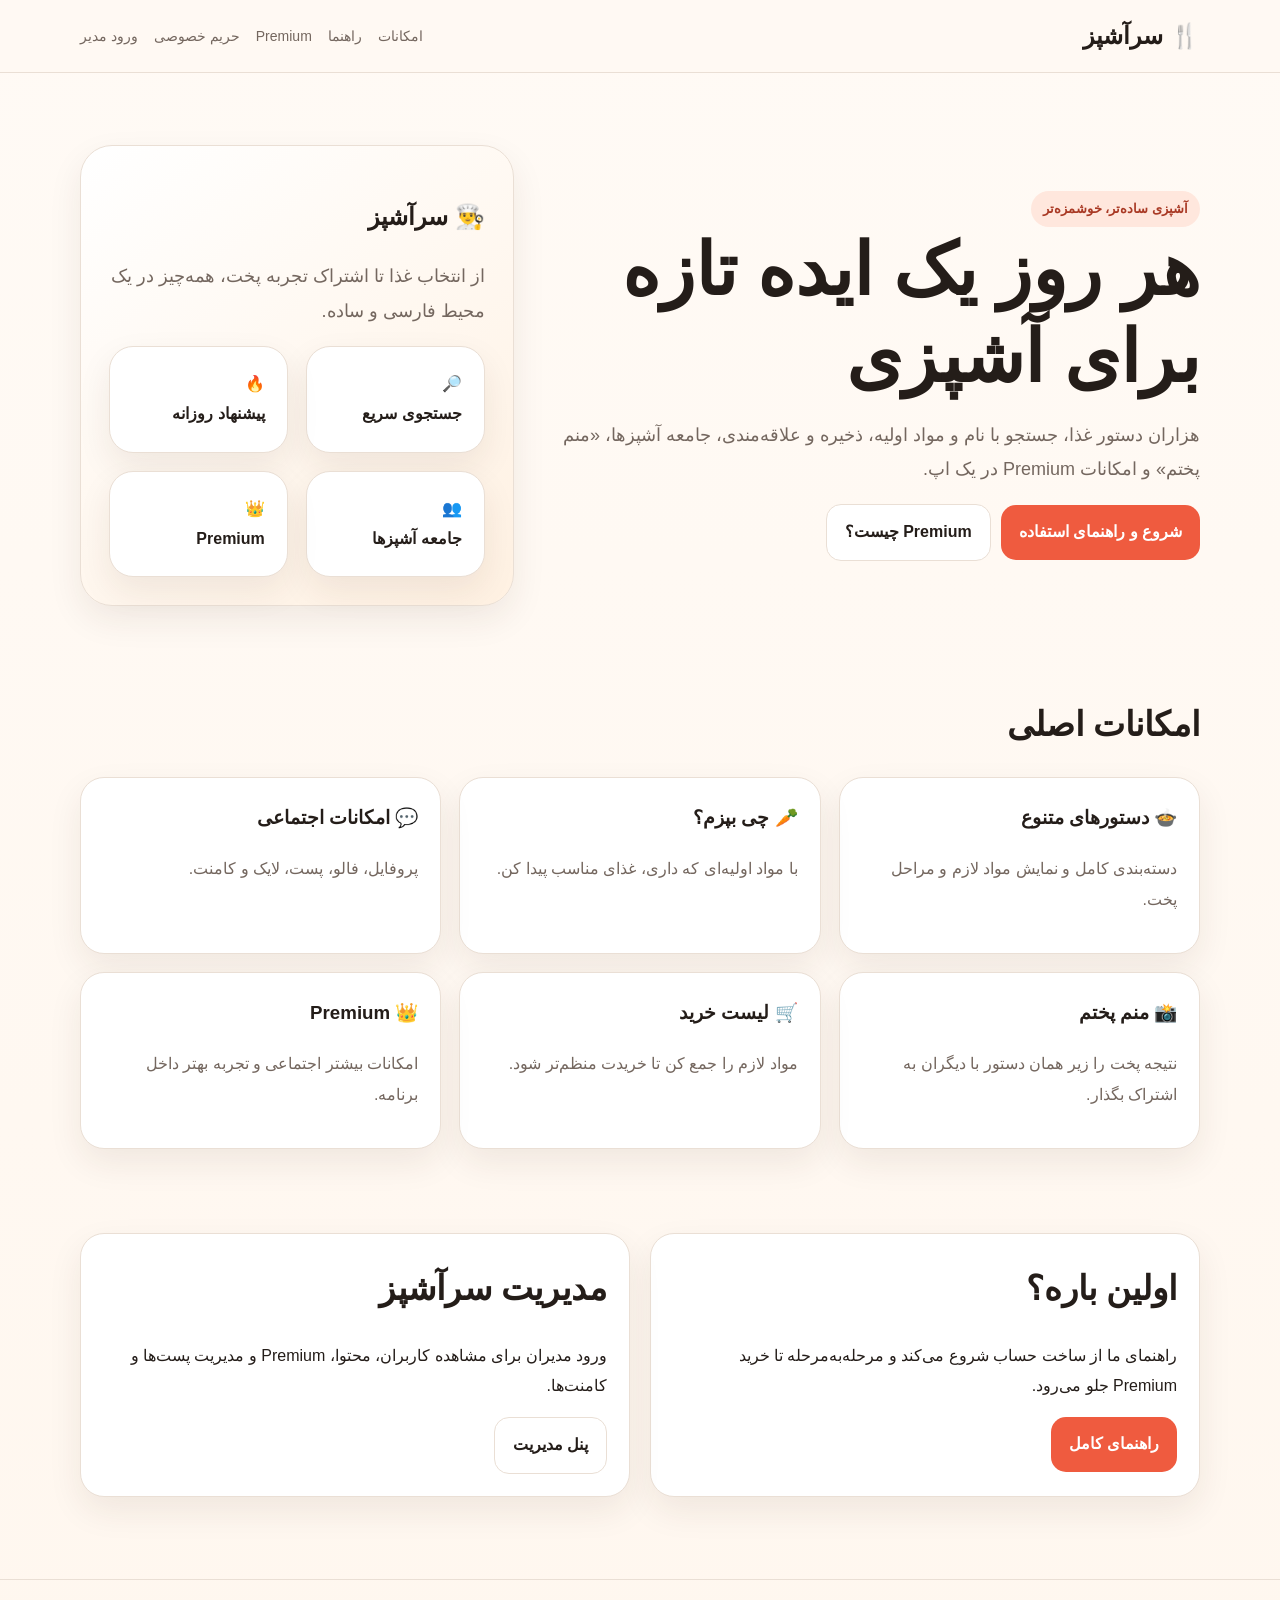
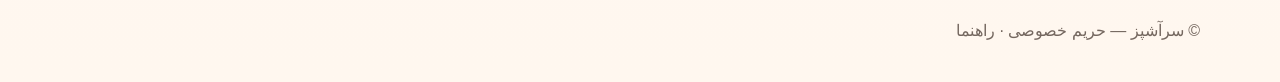
<file: index.html>
<!doctype html><html lang="fa" dir="rtl"><head><meta charset="utf-8"><meta name="viewport" content="width=device-width,initial-scale=1"><title>سرآشپز | دستور غذا و جامعه آشپزی</title><meta name="description" content="سرآشپز؛ هزاران دستور غذا، جستجو با مواد اولیه، جامعه آشپزی و Premium."><link rel="stylesheet" href="assets/site.css"></head><body>
<nav class="nav"><div class="wrap navin"><a class="brand" href="index.html">🍴 سرآشپز</a><div class="navlinks"><a href="#features">امکانات</a><a href="guide.html">راهنما</a><a href="premium.html">Premium</a><a href="privacy.html">حریم خصوصی</a><a href="admin/">ورود مدیر</a></div></div></nav>
<main class="wrap"><section class="hero"><div><span class="kicker">آشپزی ساده‌تر، خوشمزه‌تر</span><h1>هر روز یک ایده تازه برای آشپزی</h1><p>هزاران دستور غذا، جستجو با نام و مواد اولیه، ذخیره و علاقه‌مندی، جامعه آشپزها، «منم پختم» و امکانات Premium در یک اپ.</p><div class="row"><a class="btn" href="guide.html">شروع و راهنمای استفاده</a><a class="btn secondary" href="premium.html">Premium چیست؟</a></div></div><div class="heroCard"><h2>👨‍🍳 سرآشپز</h2><p>از انتخاب غذا تا اشتراک تجربه پخت، همه‌چیز در یک محیط فارسی و ساده.</p><div class="grid" style="grid-template-columns:1fr 1fr"><div class="card">🔎<br><b>جستجوی سریع</b></div><div class="card">🔥<br><b>پیشنهاد روزانه</b></div><div class="card">👥<br><b>جامعه آشپزها</b></div><div class="card">👑<br><b>Premium</b></div></div></div></section>
<section id="features" class="section"><h2>امکانات اصلی</h2><div class="grid"><div class="card"><h3>🍲 دستورهای متنوع</h3><p class="muted">دسته‌بندی کامل و نمایش مواد لازم و مراحل پخت.</p></div><div class="card"><h3>🥕 چی بپزم؟</h3><p class="muted">با مواد اولیه‌ای که داری، غذای مناسب پیدا کن.</p></div><div class="card"><h3>💬 امکانات اجتماعی</h3><p class="muted">پروفایل، فالو، پست، لایک و کامنت.</p></div><div class="card"><h3>📸 منم پختم</h3><p class="muted">نتیجه پخت را زیر همان دستور با دیگران به اشتراک بگذار.</p></div><div class="card"><h3>🛒 لیست خرید</h3><p class="muted">مواد لازم را جمع کن تا خریدت منظم‌تر شود.</p></div><div class="card"><h3>👑 Premium</h3><p class="muted">امکانات بیشتر اجتماعی و تجربه بهتر داخل برنامه.</p></div></div></section>
<section class="section"><div class="two"><div class="card"><h2>اولین باره؟</h2><p>راهنمای ما از ساخت حساب شروع می‌کند و مرحله‌به‌مرحله تا خرید Premium جلو می‌رود.</p><a class="btn" href="guide.html">راهنمای کامل</a></div><div class="card"><h2>مدیریت سرآشپز</h2><p>ورود مدیران برای مشاهده کاربران، محتوا، Premium و مدیریت پست‌ها و کامنت‌ها.</p><a class="btn secondary" href="admin/">پنل مدیریت</a></div></div></section></main>
<footer class="footer"><div class="wrap">© سرآشپز — <a href="privacy.html">حریم خصوصی</a> · <a href="guide.html">راهنما</a></div></footer></body></html>
</file>
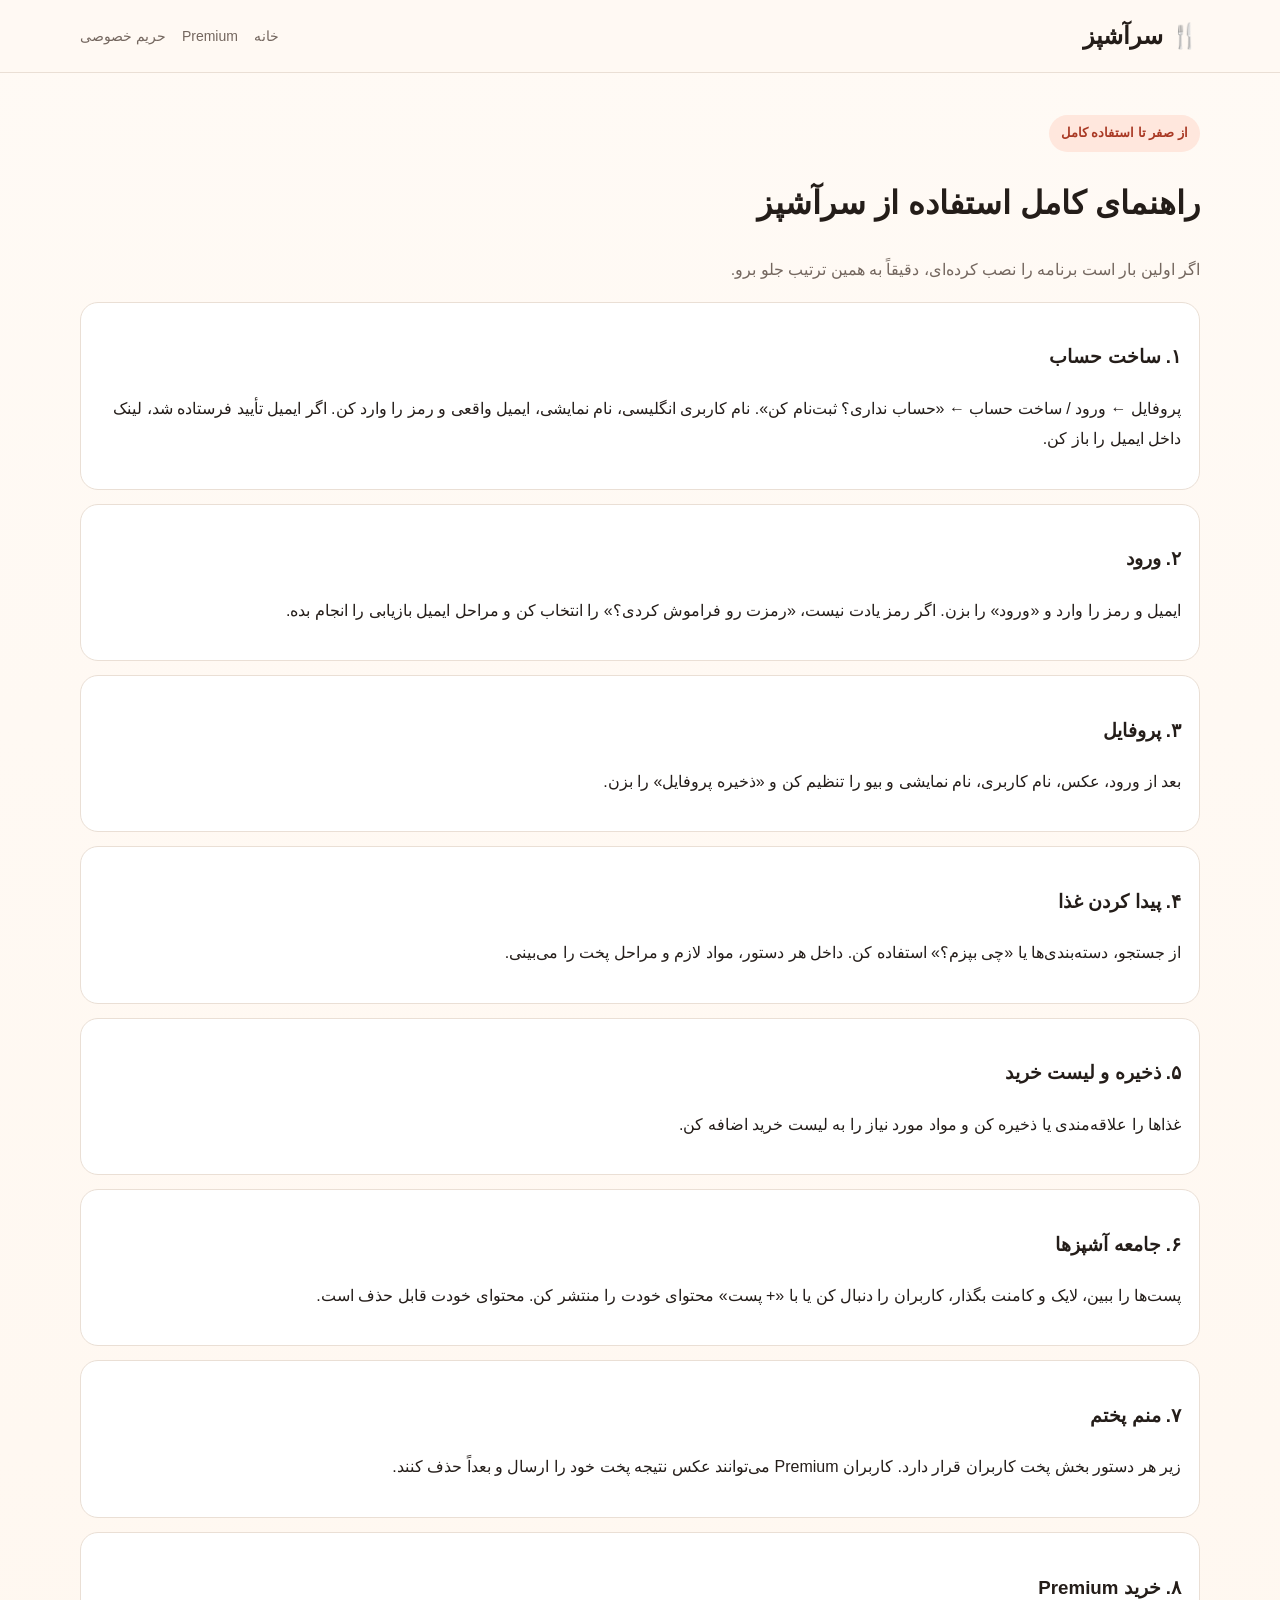
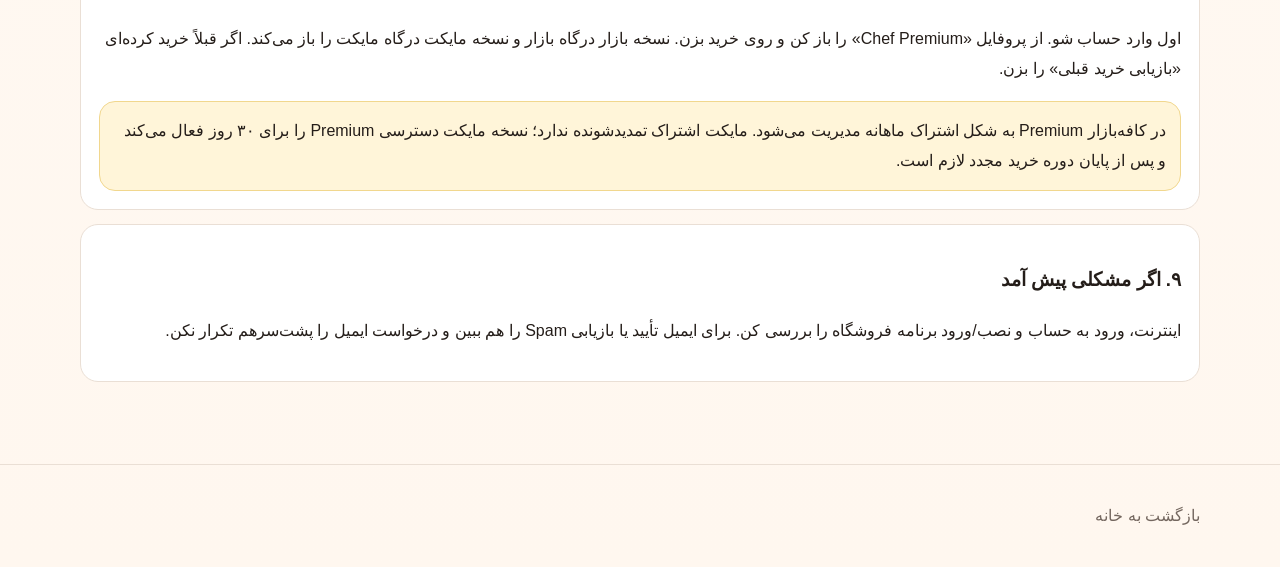
<file: guide.html>
<!doctype html><html lang="fa" dir="rtl"><head><meta charset="utf-8"><meta name="viewport" content="width=device-width,initial-scale=1"><title>راهنمای کامل سرآشپز</title><link rel="stylesheet" href="assets/site.css"></head><body><nav class="nav"><div class="wrap navin"><a class="brand" href="index.html">🍴 سرآشپز</a><div class="navlinks"><a href="index.html">خانه</a><a href="premium.html">Premium</a><a href="privacy.html">حریم خصوصی</a></div></div></nav><main class="wrap section"><span class="kicker">از صفر تا استفاده کامل</span><h1>راهنمای کامل استفاده از سرآشپز</h1><p class="muted">اگر اولین بار است برنامه را نصب کرده‌ای، دقیقاً به همین ترتیب جلو برو.</p><div class="steps">
<div class="step"><h3>۱. ساخت حساب</h3><p>پروفایل ← ورود / ساخت حساب ← «حساب نداری؟ ثبت‌نام کن». نام کاربری انگلیسی، نام نمایشی، ایمیل واقعی و رمز را وارد کن. اگر ایمیل تأیید فرستاده شد، لینک داخل ایمیل را باز کن.</p></div>
<div class="step"><h3>۲. ورود</h3><p>ایمیل و رمز را وارد و «ورود» را بزن. اگر رمز یادت نیست، «رمزت رو فراموش کردی؟» را انتخاب کن و مراحل ایمیل بازیابی را انجام بده.</p></div>
<div class="step"><h3>۳. پروفایل</h3><p>بعد از ورود، عکس، نام کاربری، نام نمایشی و بیو را تنظیم کن و «ذخیره پروفایل» را بزن.</p></div>
<div class="step"><h3>۴. پیدا کردن غذا</h3><p>از جستجو، دسته‌بندی‌ها یا «چی بپزم؟» استفاده کن. داخل هر دستور، مواد لازم و مراحل پخت را می‌بینی.</p></div>
<div class="step"><h3>۵. ذخیره و لیست خرید</h3><p>غذاها را علاقه‌مندی یا ذخیره کن و مواد مورد نیاز را به لیست خرید اضافه کن.</p></div>
<div class="step"><h3>۶. جامعه آشپزها</h3><p>پست‌ها را ببین، لایک و کامنت بگذار، کاربران را دنبال کن یا با «+ پست» محتوای خودت را منتشر کن. محتوای خودت قابل حذف است.</p></div>
<div class="step"><h3>۷. منم پختم</h3><p>زیر هر دستور بخش پخت کاربران قرار دارد. کاربران Premium می‌توانند عکس نتیجه پخت خود را ارسال و بعداً حذف کنند.</p></div>
<div class="step"><h3>۸. خرید Premium</h3><p>اول وارد حساب شو. از پروفایل «Chef Premium» را باز کن و روی خرید بزن. نسخه بازار درگاه بازار و نسخه مایکت درگاه مایکت را باز می‌کند. اگر قبلاً خرید کرده‌ای «بازیابی خرید قبلی» را بزن.</p><div class="notice">در کافه‌بازار Premium به شکل اشتراک ماهانه مدیریت می‌شود. مایکت اشتراک تمدیدشونده ندارد؛ نسخه مایکت دسترسی Premium را برای ۳۰ روز فعال می‌کند و پس از پایان دوره خرید مجدد لازم است.</div></div>
<div class="step"><h3>۹. اگر مشکلی پیش آمد</h3><p>اینترنت، ورود به حساب و نصب/ورود برنامه فروشگاه را بررسی کن. برای ایمیل تأیید یا بازیابی Spam را هم ببین و درخواست ایمیل را پشت‌سرهم تکرار نکن.</p></div></div></main><footer class="footer"><div class="wrap"><a href="index.html">بازگشت به خانه</a></div></footer></body></html>
</file>
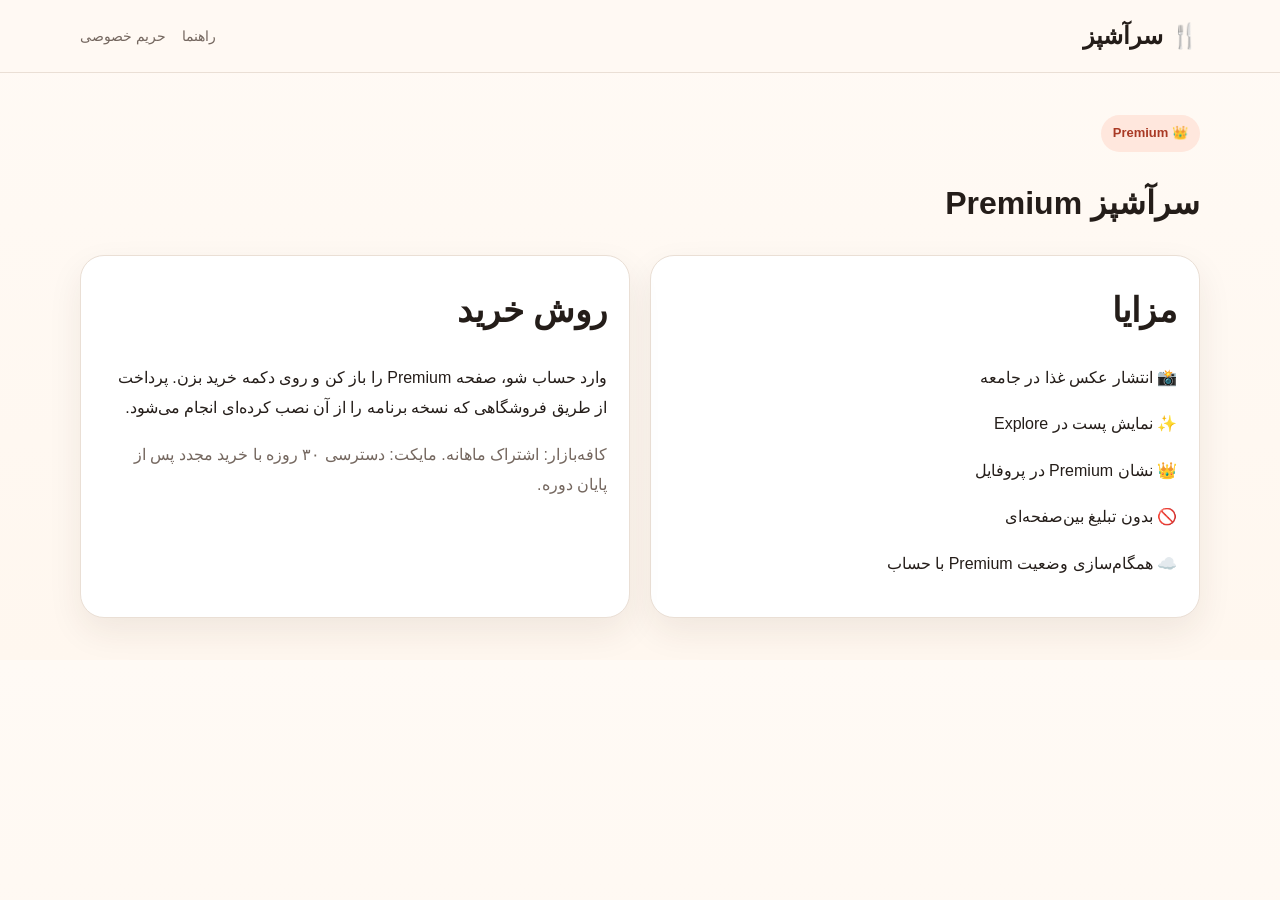
<file: premium.html>
<!doctype html><html lang="fa" dir="rtl"><head><meta charset="utf-8"><meta name="viewport" content="width=device-width,initial-scale=1"><title>Premium سرآشپز</title><link rel="stylesheet" href="assets/site.css"></head><body><nav class="nav"><div class="wrap navin"><a class="brand" href="index.html">🍴 سرآشپز</a><div class="navlinks"><a href="guide.html">راهنما</a><a href="privacy.html">حریم خصوصی</a></div></div></nav><main class="wrap section"><span class="kicker">👑 Premium</span><h1>سرآشپز Premium</h1><div class="two"><div class="card"><h2>مزایا</h2><p>📸 انتشار عکس غذا در جامعه</p><p>✨ نمایش پست در Explore</p><p>👑 نشان Premium در پروفایل</p><p>🚫 بدون تبلیغ بین‌صفحه‌ای</p><p>☁️ همگام‌سازی وضعیت Premium با حساب</p></div><div class="card"><h2>روش خرید</h2><p>وارد حساب شو، صفحه Premium را باز کن و روی دکمه خرید بزن. پرداخت از طریق فروشگاهی که نسخه برنامه را از آن نصب کرده‌ای انجام می‌شود.</p><p class="muted">کافه‌بازار: اشتراک ماهانه. مایکت: دسترسی ۳۰ روزه با خرید مجدد پس از پایان دوره.</p></div></div></main></body></html>
</file>
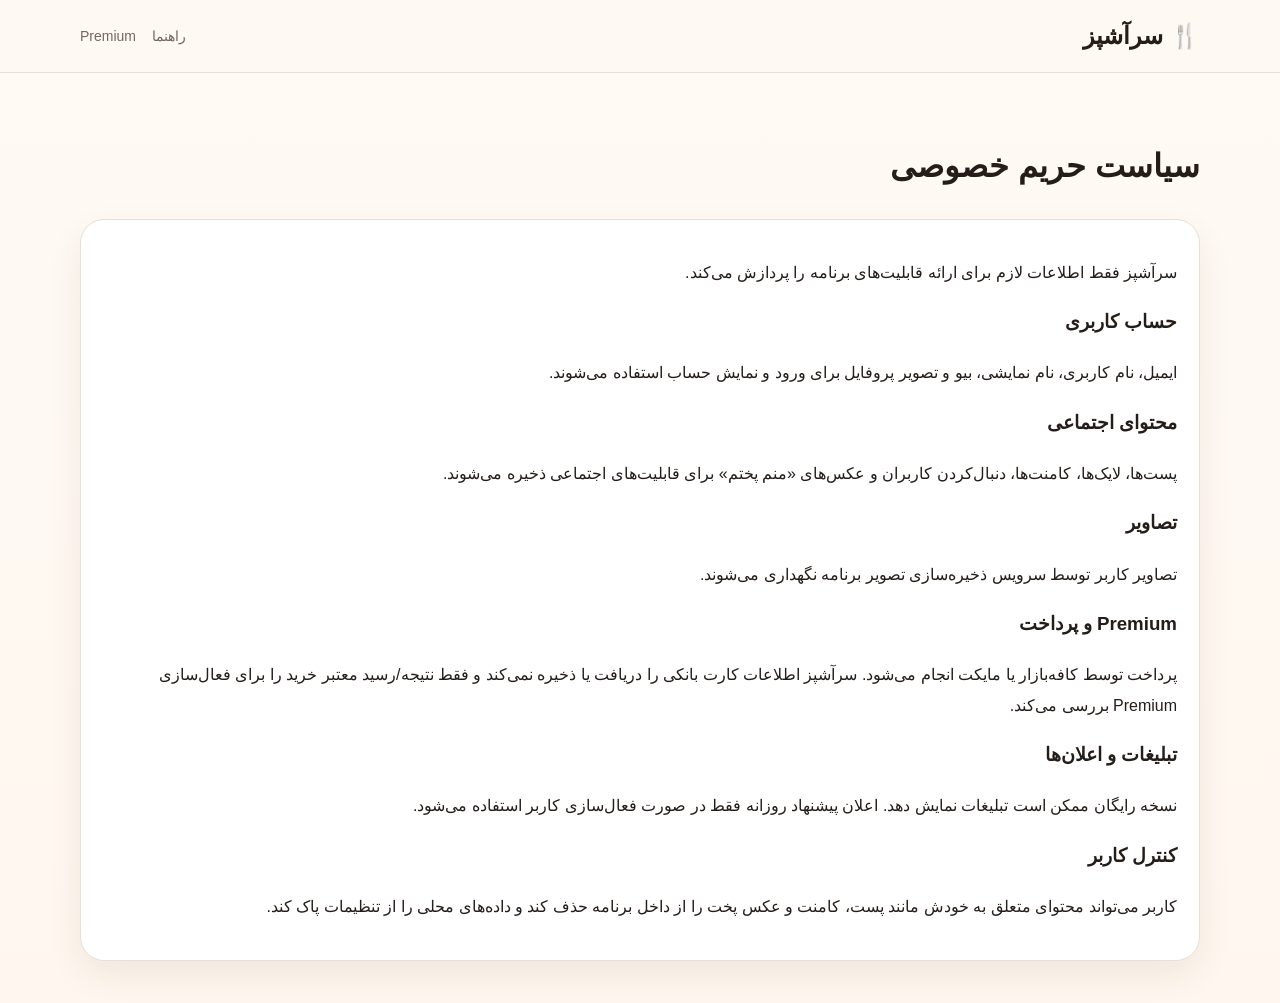
<file: privacy.html>
<!doctype html><html lang="fa" dir="rtl"><head><meta charset="utf-8"><meta name="viewport" content="width=device-width,initial-scale=1"><title>حریم خصوصی سرآشپز</title><link rel="stylesheet" href="assets/site.css"></head><body><nav class="nav"><div class="wrap navin"><a class="brand" href="index.html">🍴 سرآشپز</a><div class="navlinks"><a href="guide.html">راهنما</a><a href="premium.html">Premium</a></div></div></nav><main class="wrap section"><h1>سیاست حریم خصوصی</h1><div class="card"><p>سرآشپز فقط اطلاعات لازم برای ارائه قابلیت‌های برنامه را پردازش می‌کند.</p><h3>حساب کاربری</h3><p>ایمیل، نام کاربری، نام نمایشی، بیو و تصویر پروفایل برای ورود و نمایش حساب استفاده می‌شوند.</p><h3>محتوای اجتماعی</h3><p>پست‌ها، لایک‌ها، کامنت‌ها، دنبال‌کردن کاربران و عکس‌های «منم پختم» برای قابلیت‌های اجتماعی ذخیره می‌شوند.</p><h3>تصاویر</h3><p>تصاویر کاربر توسط سرویس ذخیره‌سازی تصویر برنامه نگهداری می‌شوند.</p><h3>Premium و پرداخت</h3><p>پرداخت توسط کافه‌بازار یا مایکت انجام می‌شود. سرآشپز اطلاعات کارت بانکی را دریافت یا ذخیره نمی‌کند و فقط نتیجه/رسید معتبر خرید را برای فعال‌سازی Premium بررسی می‌کند.</p><h3>تبلیغات و اعلان‌ها</h3><p>نسخه رایگان ممکن است تبلیغات نمایش دهد. اعلان پیشنهاد روزانه فقط در صورت فعال‌سازی کاربر استفاده می‌شود.</p><h3>کنترل کاربر</h3><p>کاربر می‌تواند محتوای متعلق به خودش مانند پست، کامنت و عکس پخت را از داخل برنامه حذف کند و داده‌های محلی را از تنظیمات پاک کند.</p></div></main></body></html>
</file>
<file: assets/site.css>
:root{--bg:#fff9f3;--card:#fff;--text:#241d19;--muted:#74675f;--brand:#ef5b3f;--brand2:#ff8a72;--stroke:#eadfd5;--ok:#17795b;--danger:#ba3e32;--shadow:0 14px 34px rgba(62,37,22,.08)}*{box-sizing:border-box}html{scroll-behavior:smooth}body{margin:0;font-family:Tahoma,Arial,sans-serif;background:linear-gradient(180deg,#fffaf5,#fff7ef);color:var(--text);line-height:1.9}a{color:inherit;text-decoration:none}.wrap{width:min(1120px,92%);margin:auto}.nav{position:sticky;top:0;z-index:10;background:rgba(255,249,243,.94);backdrop-filter:blur(14px);border-bottom:1px solid var(--stroke)}.navin{height:72px;display:flex;align-items:center;justify-content:space-between;gap:16px}.brand{font-weight:800;font-size:24px}.navlinks{display:flex;gap:16px;flex-wrap:wrap;color:var(--muted);font-size:14px}.btn{display:inline-flex;align-items:center;justify-content:center;border:0;border-radius:15px;padding:12px 18px;font-weight:700;cursor:pointer;background:var(--brand);color:#fff}.btn.secondary{background:#fff;color:var(--text);border:1px solid var(--stroke)}.btn.danger{background:var(--danger)}.hero{padding:72px 0 44px;display:grid;grid-template-columns:1.2fr .8fr;gap:36px;align-items:center}.hero h1{font-size:clamp(38px,6vw,72px);line-height:1.2;margin:0 0 18px}.hero p{font-size:18px;color:var(--muted)}.heroCard{background:linear-gradient(145deg,#fff,#fff1e2);border:1px solid var(--stroke);border-radius:32px;padding:28px;box-shadow:var(--shadow)}.kicker{display:inline-block;background:#ffe7dd;color:#a93924;padding:6px 12px;border-radius:999px;font-size:13px;font-weight:700}.grid{display:grid;grid-template-columns:repeat(3,1fr);gap:18px}.card{background:var(--card);border:1px solid var(--stroke);border-radius:24px;padding:22px;box-shadow:var(--shadow)}.card h3{margin-top:0}.section{padding:42px 0}.section h2{font-size:34px;margin:0 0 20px}.muted{color:var(--muted)}.steps{counter-reset:item;display:grid;gap:14px}.step{background:#fff;border:1px solid var(--stroke);border-radius:18px;padding:18px}.footer{padding:36px 0;border-top:1px solid var(--stroke);color:var(--muted);margin-top:40px}.two{display:grid;grid-template-columns:1fr 1fr;gap:20px}.notice{background:#fff5d9;border:1px solid #f1d78e;border-radius:16px;padding:14px}.admin-shell{min-height:100vh;display:grid;grid-template-columns:260px 1fr}.sidebar{background:#211b18;color:#fff;padding:24px;position:sticky;top:0;height:100vh}.sidebar h2{margin-top:0}.sidebtn{display:block;width:100%;text-align:right;padding:11px 12px;border-radius:12px;border:0;background:transparent;color:#ddd;cursor:pointer;margin:4px 0}.sidebtn.active,.sidebtn:hover{background:#352c28;color:#fff}.admin-main{padding:28px;background:#f8f4f0;min-width:0}.toolbar{display:flex;justify-content:space-between;align-items:center;gap:16px;margin-bottom:20px}.statgrid{display:grid;grid-template-columns:repeat(4,1fr);gap:14px}.stat{background:#fff;border:1px solid var(--stroke);border-radius:18px;padding:18px}.stat b{font-size:28px;display:block}.panel{background:#fff;border:1px solid var(--stroke);border-radius:20px;padding:18px;overflow:auto}.table{width:100%;border-collapse:collapse;min-width:760px}.table th,.table td{padding:12px;border-bottom:1px solid #eee;text-align:right;vertical-align:top}.table th{color:var(--muted);font-size:13px}.pill{display:inline-block;border-radius:999px;padding:3px 9px;background:#eee;font-size:12px}.pill.ok{background:#dff4eb;color:#126447}.pill.bad{background:#fde5e1;color:#9a3329}.loginbox{width:min(440px,92%);margin:10vh auto;background:#fff;border:1px solid var(--stroke);border-radius:24px;padding:26px;box-shadow:var(--shadow)}input,textarea,select{width:100%;padding:12px 14px;border:1px solid var(--stroke);border-radius:12px;background:#fff;color:var(--text);font:inherit;margin:6px 0 12px}.hidden{display:none!important}.row{display:flex;gap:10px;align-items:center;flex-wrap:wrap}.small{font-size:12px}.truncate{max-width:280px;white-space:nowrap;overflow:hidden;text-overflow:ellipsis}@media(max-width:850px){.hero,.two{grid-template-columns:1fr}.grid{grid-template-columns:1fr}.statgrid{grid-template-columns:1fr 1fr}.admin-shell{grid-template-columns:1fr}.sidebar{position:relative;height:auto}.navlinks{display:none}}@media(max-width:500px){.statgrid{grid-template-columns:1fr}.admin-main{padding:14px}}
</file>
